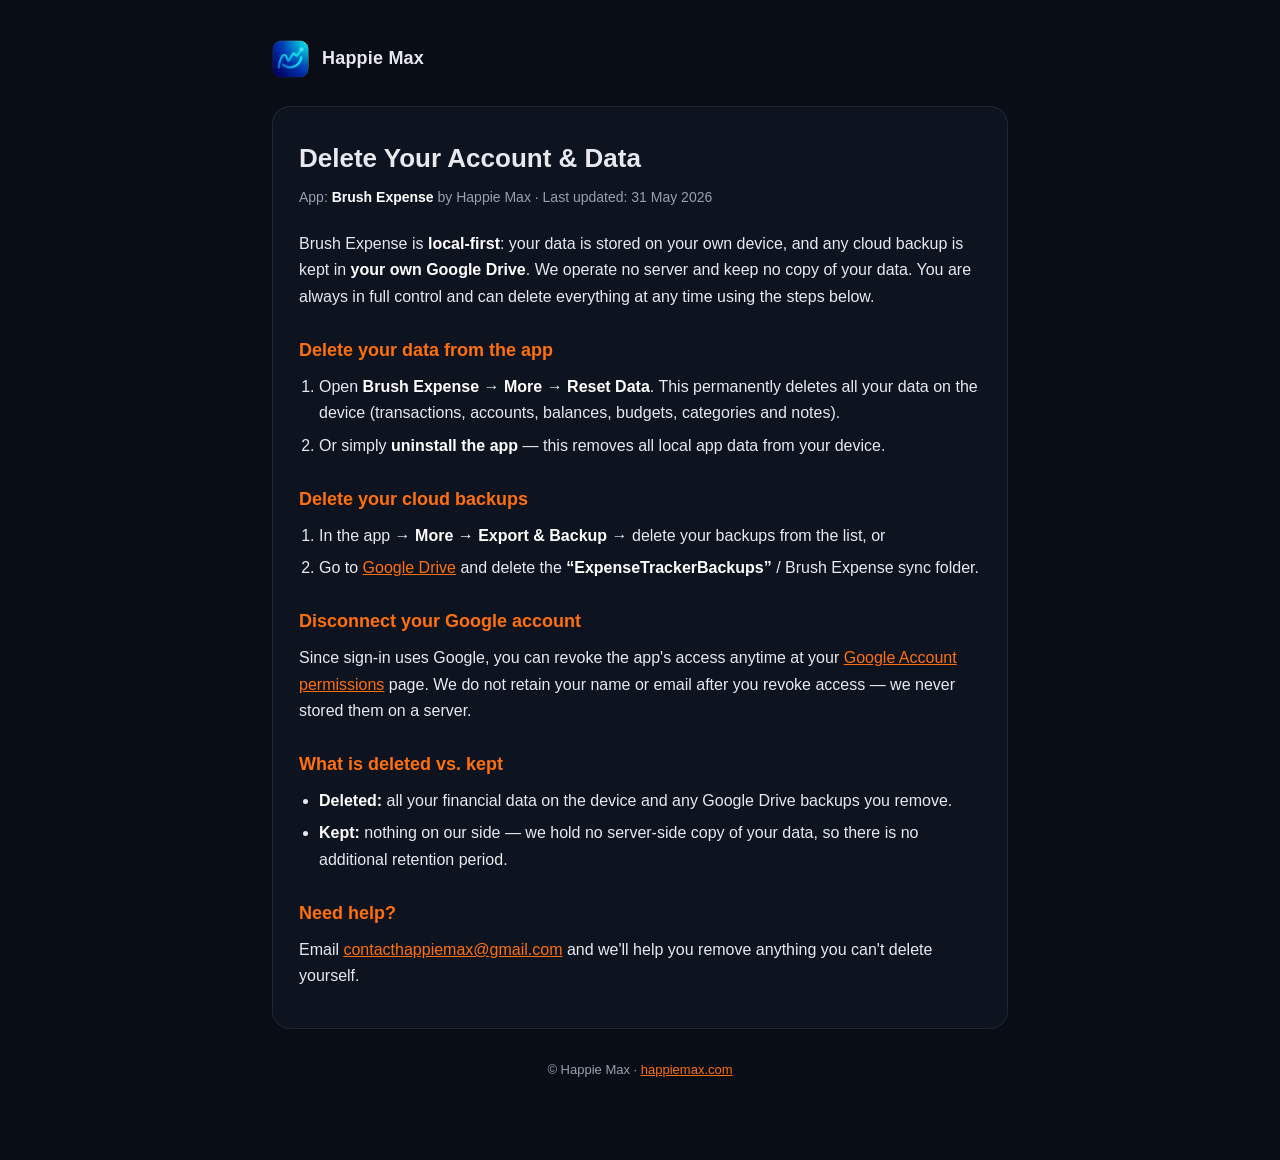
<file: brush-expense/delete-account.html>
<!DOCTYPE html>
<html lang="en">
<head>
  <meta charset="utf-8">
  <meta name="viewport" content="width=device-width, initial-scale=1">
  <title>Brush Expense — Delete Your Account &amp; Data | Happie Max</title>
  <meta name="description" content="How to delete your Brush Expense account and data.">
  <link rel="icon" type="image/png" href="/logo-icon.png">
  <style>
    :root { --accent:#FF700D; --bg:#090D16; --card:#0E1320; --text:#e7e9ee; --muted:#9aa0ad; --line:rgba(255,255,255,0.08); }
    *{box-sizing:border-box;}
    body{margin:0;font-family:"Plus Jakarta Sans",-apple-system,BlinkMacSystemFont,"Segoe UI",Roboto,Helvetica,Arial,sans-serif;background:var(--bg);color:var(--text);line-height:1.65;}
    .wrap{max-width:780px;margin:0 auto;padding:40px 22px 80px;}
    header{display:flex;align-items:center;gap:12px;margin-bottom:28px;}
    header img{width:38px;height:38px;border-radius:10px;object-fit:cover;display:block;}
    header .brand{font-weight:700;font-size:18px;letter-spacing:.2px;}
    .card{background:var(--card);border:1px solid var(--line);border-radius:18px;padding:30px 26px;}
    h1{font-size:26px;margin:0 0 6px;}
    .updated{color:var(--muted);font-size:14px;margin:0 0 22px;}
    h2{font-size:18px;margin:26px 0 8px;color:var(--accent);}
    p{margin:8px 0;} ul,ol{padding-left:20px;margin:8px 0;} li{margin:6px 0;}
    a{color:var(--accent);} strong{color:#fff;}
    footer{color:var(--muted);font-size:13px;margin-top:30px;text-align:center;}
  </style>
</head>
<body>
  <div class="wrap">
    <header><img src="/logo-icon.png" alt="Happie Max"><span class="brand">Happie Max</span></header>
    <div class="card">
      <h1>Delete Your Account &amp; Data</h1>
      <p class="updated">App: <strong>Brush Expense</strong> by Happie Max · Last updated: 31 May 2026</p>

      <p>
        Brush Expense is <strong>local-first</strong>: your data is stored on
        your own device, and any cloud backup is kept in <strong>your own
        Google Drive</strong>. We operate no server and keep no copy of your
        data. You are always in full control and can delete everything at any
        time using the steps below.
      </p>

      <h2>Delete your data from the app</h2>
      <ol>
        <li>Open <strong>Brush Expense</strong> → <strong>More</strong> →
          <strong>Reset Data</strong>. This permanently deletes all your data
          on the device (transactions, accounts, balances, budgets, categories
          and notes).</li>
        <li>Or simply <strong>uninstall the app</strong> — this removes all
          local app data from your device.</li>
      </ol>

      <h2>Delete your cloud backups</h2>
      <ol>
        <li>In the app → <strong>More → Export &amp; Backup</strong> → delete
          your backups from the list, or</li>
        <li>Go to <a href="https://drive.google.com">Google Drive</a> and delete
          the <strong>“ExpenseTrackerBackups”</strong> / Brush Expense sync
          folder.</li>
      </ol>

      <h2>Disconnect your Google account</h2>
      <p>
        Since sign-in uses Google, you can revoke the app's access anytime at
        your <a href="https://myaccount.google.com/permissions">Google Account
        permissions</a> page. We do not retain your name or email after you
        revoke access — we never stored them on a server.
      </p>

      <h2>What is deleted vs. kept</h2>
      <ul>
        <li><strong>Deleted:</strong> all your financial data on the device and
          any Google Drive backups you remove.</li>
        <li><strong>Kept:</strong> nothing on our side — we hold no server-side
          copy of your data, so there is no additional retention period.</li>
      </ul>

      <h2>Need help?</h2>
      <p>
        Email <a href="mailto:contacthappiemax@gmail.com">contacthappiemax@gmail.com</a>
        and we'll help you remove anything you can't delete yourself.
      </p>
    </div>
    <footer>© Happie Max · <a href="/">happiemax.com</a></footer>
  </div>
</body>
</html>
</file>
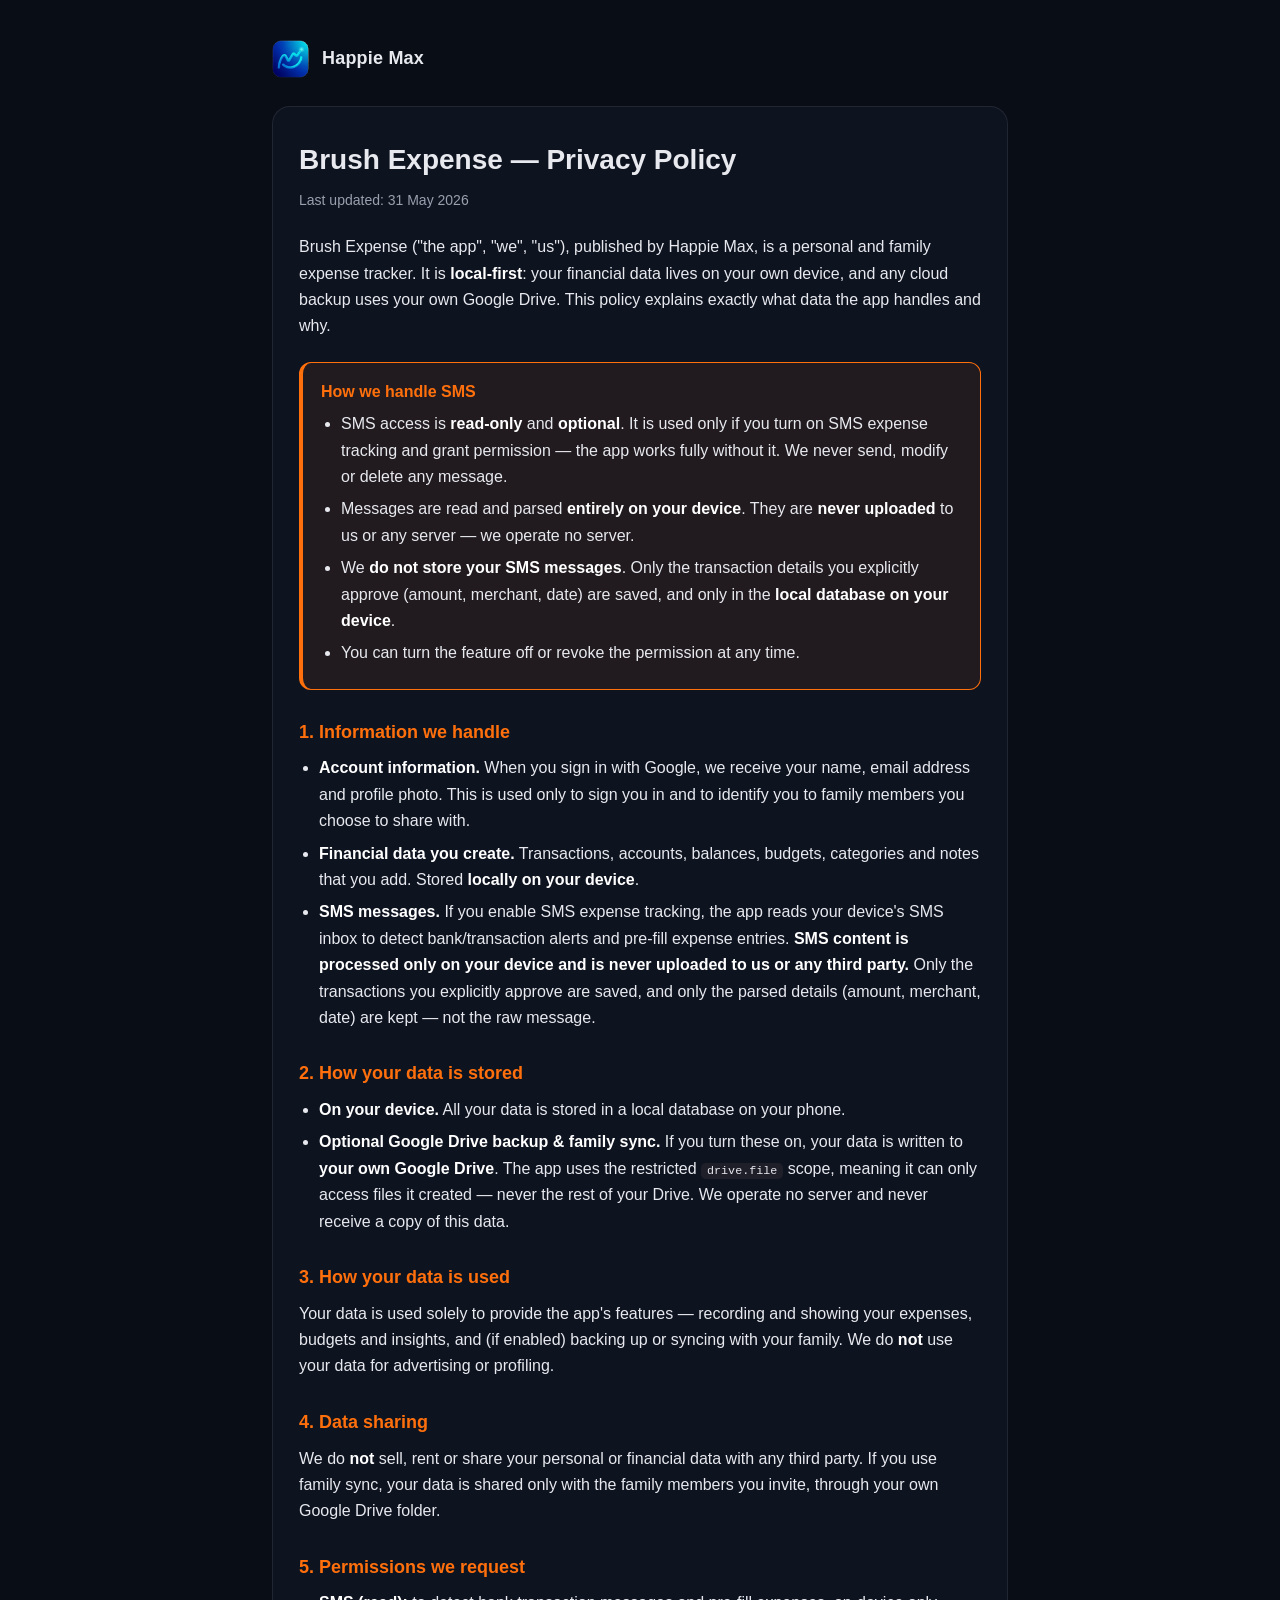
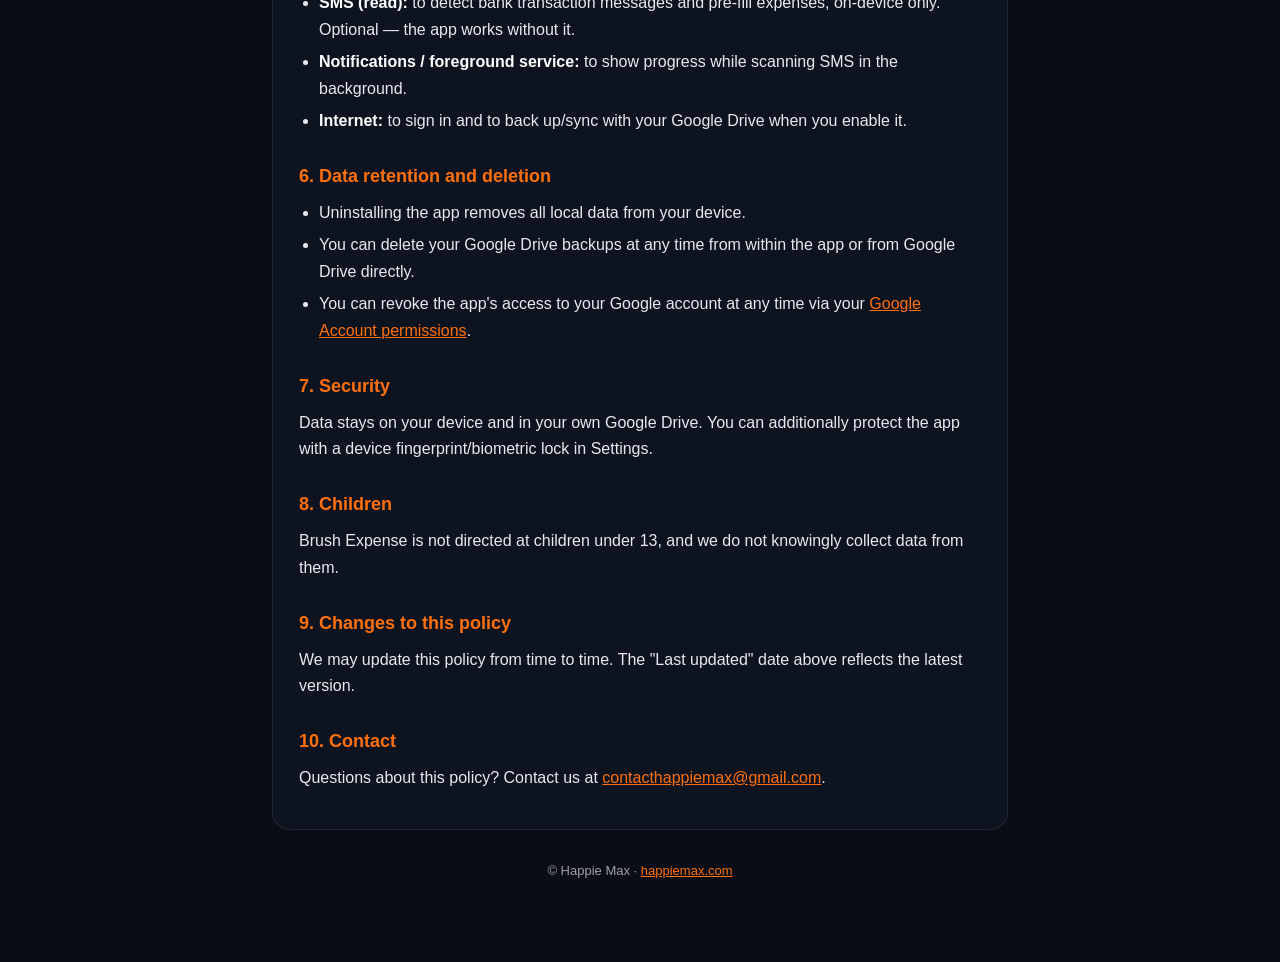
<file: brush-expense/privacy.html>
<!DOCTYPE html>
<html lang="en">
<head>
  <meta charset="utf-8">
  <meta name="viewport" content="width=device-width, initial-scale=1">
  <title>Brush Expense — Privacy Policy | Happie Max</title>
  <meta name="description" content="Privacy policy for the Brush Expense app by Happie Max.">
  <link rel="icon" type="image/png" href="/logo-icon.png">
  <style>
    :root {
      --accent: #FF700D;            /* Brush Expense brand accent */
      --bg: #090D16;                /* matches happiemax.com --hm-bg */
      --card: #0E1320;              /* matches happiemax.com --hm-surface */
      --text: #e7e9ee;
      --muted: #9aa0ad;
      --line: rgba(255,255,255,0.08);
    }
    * { box-sizing: border-box; }
    body {
      margin: 0;
      font-family: "Plus Jakarta Sans", -apple-system, BlinkMacSystemFont, "Segoe UI", Roboto, Helvetica, Arial, sans-serif;
      background: var(--bg);
      color: var(--text);
      line-height: 1.65;
    }
    .wrap { max-width: 780px; margin: 0 auto; padding: 40px 22px 80px; }
    header { display: flex; align-items: center; gap: 12px; margin-bottom: 28px; }
    header img { width: 38px; height: 38px; border-radius: 10px; object-fit: cover; display: block; }
    header .brand { font-weight: 700; font-size: 18px; letter-spacing: .2px; }
    .card {
      background: var(--card);
      border: 1px solid var(--line);
      border-radius: 18px;
      padding: 30px 26px;
    }
    h1 { font-size: 28px; margin: 0 0 6px; }
    .updated { color: var(--muted); font-size: 14px; margin: 0 0 22px; }
    h2 { font-size: 18px; margin: 28px 0 8px; color: var(--accent); }
    p { margin: 8px 0; }
    ul { padding-left: 20px; margin: 8px 0; }
    li { margin: 6px 0; }
    a { color: var(--accent); }
    code { background: #1f1f29; padding: 1px 6px; border-radius: 5px; font-size: 90%; }
    footer { color: var(--muted); font-size: 13px; margin-top: 30px; text-align: center; }
    strong { color: #fff; }
    .callout {
      border: 1px solid var(--accent);
      border-left-width: 4px;
      background: rgba(255,112,13,0.08);
      border-radius: 12px;
      padding: 16px 18px;
      margin: 22px 0 8px;
    }
    .callout .title { font-weight: 700; color: var(--accent); margin-bottom: 6px; display: block; }
    .callout ul { margin: 6px 0 0; }
  </style>
</head>
<body>
  <div class="wrap">
    <header>
      <img src="/logo-icon.png" alt="Happie Max">
      <span class="brand">Happie Max</span>
    </header>

    <div class="card">
      <h1>Brush Expense — Privacy Policy</h1>
      <p class="updated">Last updated: 31 May 2026</p>

      <p>
        Brush Expense ("the app", "we", "us"), published by Happie Max, is a
        personal and family expense tracker. It is <strong>local-first</strong>:
        your financial data lives on your own device, and any cloud backup uses
        your own Google Drive. This policy explains exactly what data the app
        handles and why.
      </p>

      <div class="callout">
        <span class="title">How we handle SMS</span>
        <ul>
          <li>SMS access is <strong>read-only</strong> and <strong>optional</strong>.
            It is used only if you turn on SMS expense tracking and grant
            permission — the app works fully without it. We never send, modify
            or delete any message.</li>
          <li>Messages are read and parsed <strong>entirely on your
            device</strong>. They are <strong>never uploaded</strong> to us or
            any server — we operate no server.</li>
          <li>We <strong>do not store your SMS messages</strong>. Only the
            transaction details you explicitly approve (amount, merchant, date)
            are saved, and only in the <strong>local database on your
            device</strong>.</li>
          <li>You can turn the feature off or revoke the permission at any
            time.</li>
        </ul>
      </div>

      <h2>1. Information we handle</h2>
      <ul>
        <li><strong>Account information.</strong> When you sign in with Google,
          we receive your name, email address and profile photo. This is used
          only to sign you in and to identify you to family members you choose
          to share with.</li>
        <li><strong>Financial data you create.</strong> Transactions, accounts,
          balances, budgets, categories and notes that you add. Stored
          <strong>locally on your device</strong>.</li>
        <li><strong>SMS messages.</strong> If you enable SMS expense tracking,
          the app reads your device's SMS inbox to detect bank/transaction
          alerts and pre-fill expense entries. <strong>SMS content is processed
          only on your device and is never uploaded to us or any third
          party.</strong> Only the transactions you explicitly approve are
          saved, and only the parsed details (amount, merchant, date) are kept —
          not the raw message.</li>
      </ul>

      <h2>2. How your data is stored</h2>
      <ul>
        <li><strong>On your device.</strong> All your data is stored in a local
          database on your phone.</li>
        <li><strong>Optional Google Drive backup &amp; family sync.</strong> If
          you turn these on, your data is written to <strong>your own Google
          Drive</strong>. The app uses the restricted <code>drive.file</code>
          scope, meaning it can only access files it created — never the rest of
          your Drive. We operate no server and never receive a copy of this
          data.</li>
      </ul>

      <h2>3. How your data is used</h2>
      <p>
        Your data is used solely to provide the app's features — recording and
        showing your expenses, budgets and insights, and (if enabled) backing up
        or syncing with your family. We do <strong>not</strong> use your data
        for advertising or profiling.
      </p>

      <h2>4. Data sharing</h2>
      <p>
        We do <strong>not</strong> sell, rent or share your personal or
        financial data with any third party. If you use family sync, your data
        is shared only with the family members you invite, through your own
        Google Drive folder.
      </p>

      <h2>5. Permissions we request</h2>
      <ul>
        <li><strong>SMS (read):</strong> to detect bank transaction messages and
          pre-fill expenses, on-device only. Optional — the app works without
          it.</li>
        <li><strong>Notifications / foreground service:</strong> to show
          progress while scanning SMS in the background.</li>
        <li><strong>Internet:</strong> to sign in and to back up/sync with your
          Google Drive when you enable it.</li>
      </ul>

      <h2>6. Data retention and deletion</h2>
      <ul>
        <li>Uninstalling the app removes all local data from your device.</li>
        <li>You can delete your Google Drive backups at any time from within the
          app or from Google Drive directly.</li>
        <li>You can revoke the app's access to your Google account at any time
          via your <a href="https://myaccount.google.com/permissions">Google
          Account permissions</a>.</li>
      </ul>

      <h2>7. Security</h2>
      <p>
        Data stays on your device and in your own Google Drive. You can
        additionally protect the app with a device fingerprint/biometric lock in
        Settings.
      </p>

      <h2>8. Children</h2>
      <p>
        Brush Expense is not directed at children under 13, and we do not
        knowingly collect data from them.
      </p>

      <h2>9. Changes to this policy</h2>
      <p>
        We may update this policy from time to time. The "Last updated" date
        above reflects the latest version.
      </p>

      <h2>10. Contact</h2>
      <p>
        Questions about this policy? Contact us at
        <a href="mailto:contacthappiemax@gmail.com">contacthappiemax@gmail.com</a>.
      </p>
    </div>

    <footer>© Happie Max · <a href="/">happiemax.com</a></footer>
  </div>
</body>
</html>
</file>
